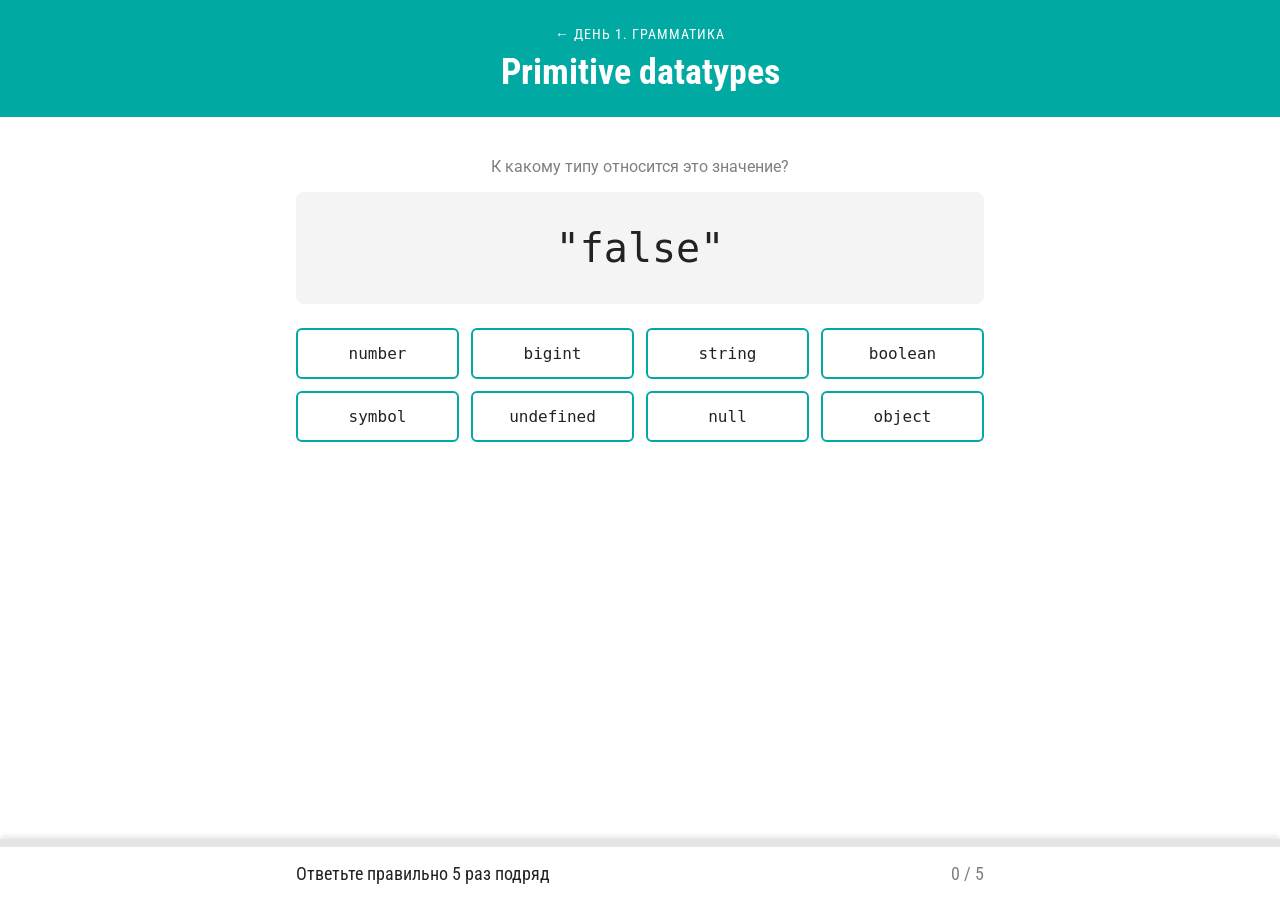
<file: exam/types/index.html>
<!DOCTYPE html>
<html lang="ru">
<head>
<meta charset="utf-8">
<meta name="viewport" content="width=device-width, initial-scale=1">
<title>Primitive datatypes</title>
<!-- Тест написан заново в 2026 году: оригинальные exam.js и exam.css не сохранились. -->
<link href="https://fonts.googleapis.com/css?family=Roboto:400,500,700&amp;subset=latin,cyrillic" rel="stylesheet">
<link href="https://fonts.googleapis.com/css?family=Roboto+Condensed:700&amp;subset=latin,cyrillic" rel="stylesheet">
<link rel="icon" type="image/png" href="../../images/favicon-32x32.png" sizes="32x32">
<link rel="icon" type="image/png" href="../../images/favicon-16x16.png" sizes="16x16">
<style>
  :root { --green: #1AA367; --teal: #00A9A2; --red: #D54646; --ink: #222; --muted: #7F7F7F; --bg: #fff; --panel: #F4F4F4; }
  * { box-sizing: border-box; }
  body { margin: 0; min-height: 100vh; background: var(--bg); color: var(--ink); font-family: 'Roboto', sans-serif; display: flex; flex-direction: column; }
  header { background: var(--teal); color: #fff; text-align: center; padding: 24px 16px; }
  header a { color: #fff; text-decoration: none; font-family: 'Roboto Condensed', sans-serif; font-size: 14px; letter-spacing: 1px; text-transform: uppercase; }
  header h1 { font-family: 'Roboto Condensed', sans-serif; font-size: 36px; margin: 8px 0 0; }
  main { flex: 1; max-width: 720px; width: 100%; margin: 0 auto; padding: 40px 16px 160px; text-align: center; }
  .prompt { color: var(--muted); font-size: 16px; margin: 0 0 16px; }
  .value { font-family: Menlo, Consolas, monospace; font-size: 40px; line-height: 1.2; padding: 32px 16px; background: var(--panel); border-radius: 8px; word-break: break-word; }
  .answers { display: grid; grid-template-columns: repeat(4, 1fr); gap: 12px; margin-top: 24px; }
  .answers button { font: 500 16px Menlo, Consolas, monospace; padding: 14px 8px; border: 2px solid var(--teal); border-radius: 6px; background: #fff; color: var(--ink); cursor: pointer; }
  .answers button:hover { background: #E6F6F5; }
  .answers button:disabled { cursor: default; opacity: .6; }
  .feedback { min-height: 72px; margin-top: 24px; font-size: 16px; line-height: 24px; }
  .feedback.ok { color: var(--green); }
  .feedback.bad { color: var(--red); }
  .feedback code { font-family: Menlo, Consolas, monospace; background: var(--panel); padding: 1px 4px; border-radius: 3px; color: var(--ink); }
  .next { margin-top: 8px; font: 500 15px 'Roboto', sans-serif; padding: 10px 24px; border: 0; border-radius: 6px; background: var(--teal); color: #fff; cursor: pointer; }
  .bottom-panel { position: fixed; left: 0; right: 0; bottom: 0; background: #fff; box-shadow: 0 -2px 6px rgba(0,0,0,.12); }
  .progress { height: 8px; background: #E5E5E5; }
  .progress div { height: 100%; width: 0; background: var(--green); transition: width .3s; }
  .bottom-text { display: flex; justify-content: space-between; align-items: center; max-width: 720px; margin: 0 auto; padding: 16px; font-family: 'Roboto Condensed', sans-serif; font-size: 18px; }
  .bottom-text span:last-child { color: var(--muted); }
  .win { position: fixed; inset: 0; background: var(--green); color: #fff; display: none; flex-direction: column; align-items: center; justify-content: center; text-align: center; padding: 16px; }
  .win.shown { display: flex; }
  .win h2 { font-family: 'Roboto Condensed', sans-serif; font-size: 96px; line-height: 1; margin: 0 0 24px; }
  .win p { font-size: 20px; }
  .win a { color: #fff; }
  @media (max-width: 560px) {
    .answers { grid-template-columns: repeat(2, 1fr); }
    .value { font-size: 28px; }
    .win h2 { font-size: 64px; }
  }
</style>
</head>
<body>
<header>
  <a href="../../day1.html">← День 1. Грамматика</a>
  <h1>Primitive datatypes</h1>
</header>
<main>
  <p class="prompt">К какому типу относится это значение?</p>
  <div class="value" id="value"></div>
  <div class="answers" id="answers"></div>
  <div class="feedback" id="feedback"></div>
</main>
<div class="bottom-panel">
  <div class="progress"><div id="progress"></div></div>
  <div class="bottom-text"><span>Ответьте правильно 5 раз подряд</span><span id="score">0 / 5</span></div>
</div>
<div class="win" id="win">
  <h2>YOU<br>WON!</h2>
  <p>Отлично! Теперь загляните в <a href="../../links.html">подборку ссылок</a>.</p>
  <p><a href="#" id="again">Пройти ещё раз</a></p>
</div>
<script>
  const TYPES = ['number', 'bigint', 'string', 'boolean', 'symbol', 'undefined', 'null', 'object'];
  const QUESTIONS = [
    { code: '42', type: 'number' },
    { code: '-3.14', type: 'number' },
    { code: '0xff', type: 'number' },
    { code: 'NaN', type: 'number', note: 'NaN («не число») — всё равно значение типа number.' },
    { code: 'Infinity', type: 'number' },
    { code: '10n', type: 'bigint', note: 'Суффикс n превращает литерал в BigInt (ES2020).' },
    { code: '"42"', type: 'string', note: 'Кавычки делают из числа строку.' },
    { code: "''", type: 'string', note: 'Пустая строка — тоже строка.' },
    { code: '`2 + 2 = ${2 + 2}`', type: 'string', note: 'Шаблонная строка (ES2015) — это string.' },
    { code: 'true', type: 'boolean' },
    { code: '"false"', type: 'string', note: 'В кавычках — это строка, а не boolean.' },
    { code: 'Symbol("id")', type: 'symbol', note: 'Symbol — уникальный идентификатор (ES2015).' },
    { code: 'undefined', type: 'undefined' },
    { code: 'null', type: 'null', note: 'Внимание: typeof null возвращает "object" — это историческая ошибка языка, но сам null — отдельный примитивный тип.' },
    { code: '{}', type: 'object' },
    { code: '[1, 2, 3]', type: 'object', note: 'Массивы — это объекты. Проверить массив можно через Array.isArray().' },
    { code: '/abc/', type: 'object', note: 'Регулярные выражения — объекты.' },
    { code: 'new Date()', type: 'object' },
    { code: 'function () {}', type: 'object', note: 'Функции — объекты (хотя typeof для них возвращает "function").' },
  ];
  const GOAL = 5;
  const $ = (id) => document.getElementById(id);
  let streak = 0;
  let current = null;

  TYPES.forEach((type) => {
    const button = document.createElement('button');
    button.textContent = type;
    button.addEventListener('click', () => answer(type));
    $('answers').appendChild(button);
  });

  function escapeHtml(text) {
    return text.replace(/[&<>"]/g, (c) => ({ '&': '&amp;', '<': '&lt;', '>': '&gt;', '"': '&quot;' })[c]);
  }

  function ask() {
    let next;
    do { next = QUESTIONS[Math.floor(Math.random() * QUESTIONS.length)]; } while (next === current);
    current = next;
    $('value').textContent = current.code;
    $('feedback').className = 'feedback';
    $('feedback').innerHTML = '';
    document.querySelectorAll('.answers button').forEach((b) => { b.disabled = false; });
  }

  function answer(type) {
    document.querySelectorAll('.answers button').forEach((b) => { b.disabled = true; });
    const right = type === current.type;
    streak = right ? streak + 1 : 0;
    $('score').textContent = `${streak} / ${GOAL}`;
    $('progress').style.width = `${(streak / GOAL) * 100}%`;
    const note = current.note ? ' ' + escapeHtml(current.note) : '';
    $('feedback').className = 'feedback ' + (right ? 'ok' : 'bad');
    $('feedback').innerHTML = (right ? 'Верно!' : `Нет, это <code>${current.type}</code>. Серия сброшена.`) + note +
      '<br><button class="next" id="next">Дальше</button>';
    $('next').addEventListener('click', ask);
    $('next').focus();
    if (streak >= GOAL) $('win').classList.add('shown');
  }

  $('again').addEventListener('click', (event) => {
    event.preventDefault();
    streak = 0;
    $('score').textContent = `0 / ${GOAL}`;
    $('progress').style.width = '0';
    $('win').classList.remove('shown');
    ask();
  });

  ask();
</script>
</body>
</html>
</file>
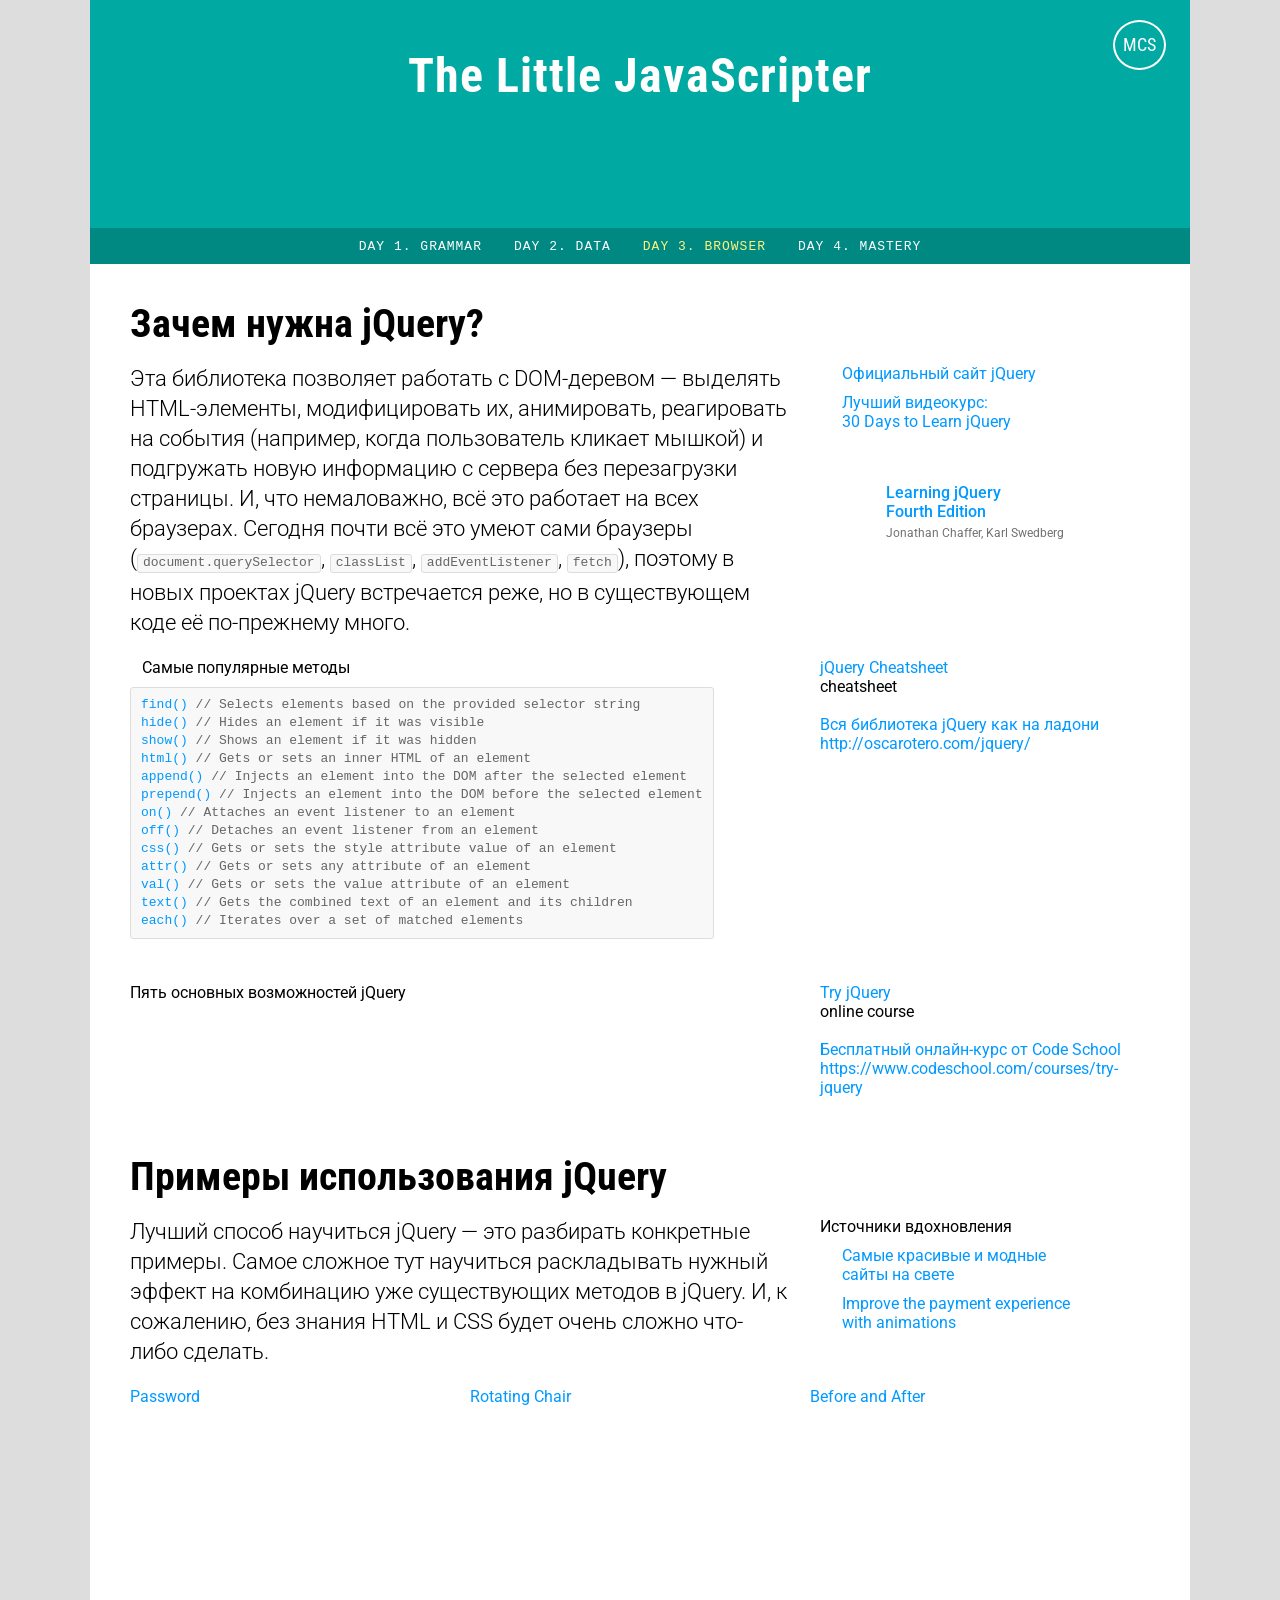
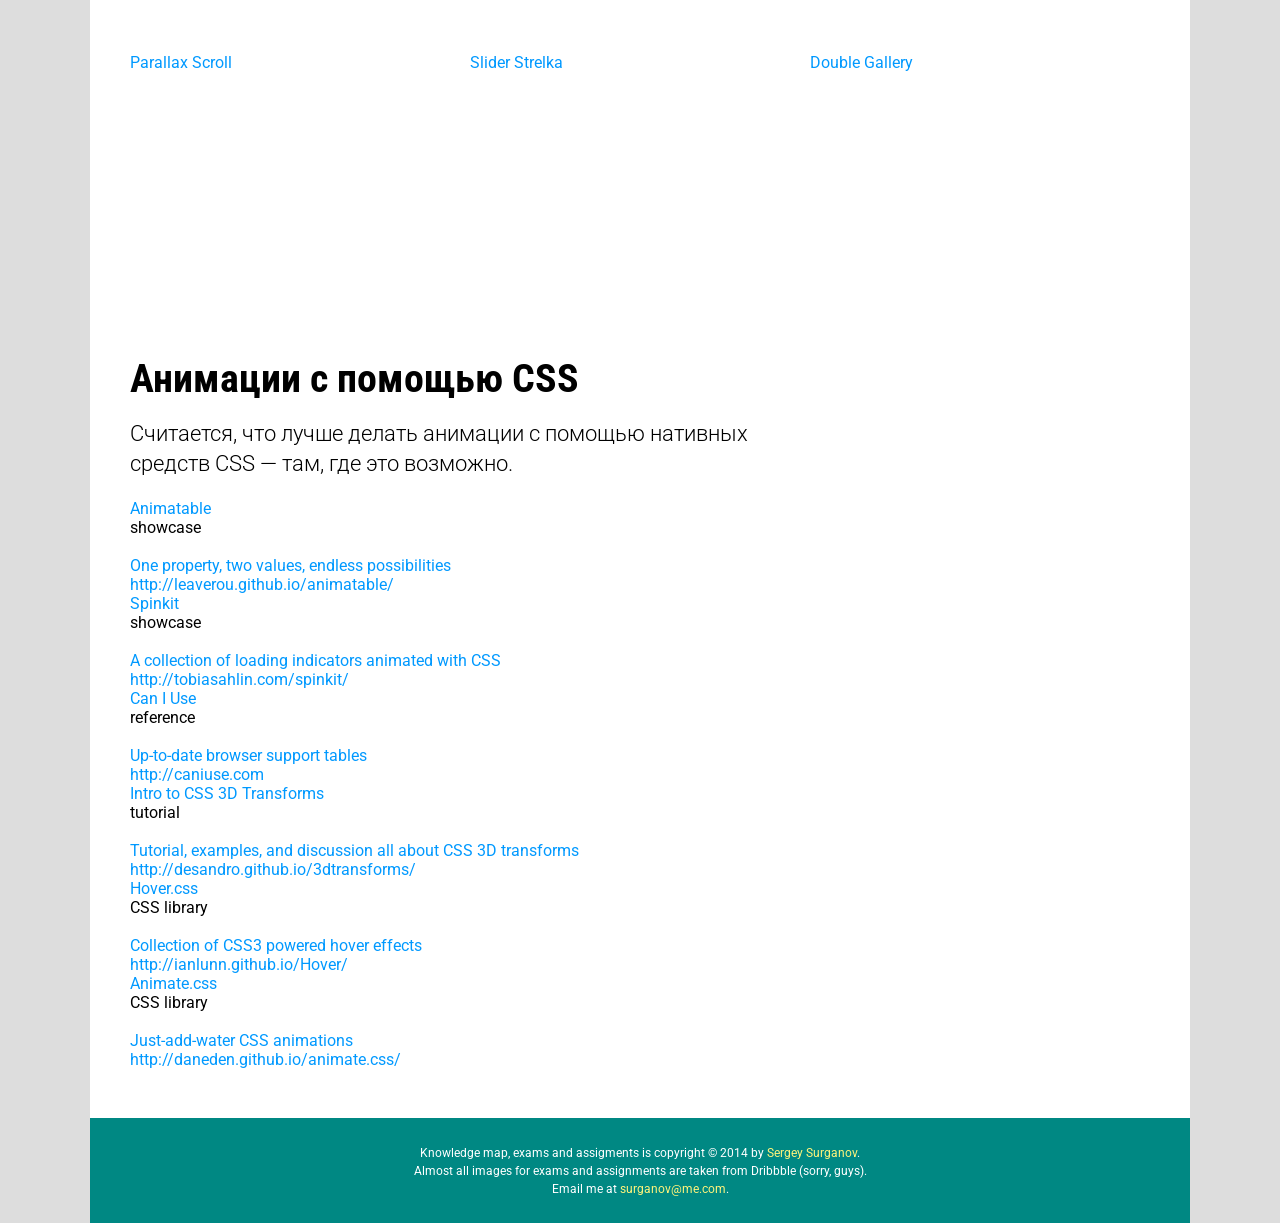
<file: day3.html>
<!DOCTYPE html><html><head><meta charset="utf-8"><title>Day 3. Browser</title><link href="https://fonts.googleapis.com/css?family=Roboto:400,100,100italic,300,300italic,400italic,500italic,500,700,700italic,900,900italic&amp;subset=latin,cyrillic" rel="stylesheet" type="text/css"><link href="https://fonts.googleapis.com/css?family=Roboto+Condensed:700&amp;subset=latin,cyrillic" rel="stylesheet" type="text/css"><link rel="icon" type="image/png" href="images/favicon-32x32.png" sizes="32x32"><link rel="icon" type="image/png" href="images/favicon-16x16.png" sizes="16x16"><script src="javascripts/jquery-2.1.1.min.js"></script><script ></script><link rel="stylesheet" href="stylesheets/day.css"><link rel="stylesheet" ><link rel="stylesheet" href="stylesheets/restore.css"></head><body><header><div class="littlejs-logo littlejs-logo--text">The Little JavaScripter</div><a href="http://moscoding.ru" target="_blank"><span class="mcs-logo mcs-logo--text">MCS</span></a><nav><ul><li><a href="day1.html">Day 1. Grammar</a></li><li><a href="day2.html">Day 2. Data</a></li><li class="selected-day">Day 3. Browser</li><li><a href="day4.html">Day 4. Mastery</a></li></ul></nav></header><section><div class="flexrow"><div class="section-header">Зачем нужна jQuery?</div></div><div class="flexrow"><div class="flex2 section-description flexblock">Эта библиотека позволяет работать с DOM-деревом — выделять HTML-элементы, модифицировать их, анимировать, реагировать на события (например, когда пользователь кликает мышкой) и подгружать новую информацию с сервера без перезагрузки страницы. И, что немаловажно, всё это работает на всех браузерах. Сегодня почти всё это умеют сами браузеры (<code>document.querySelector</code>, <code>classList</code>, <code>addEventListener</code>, <code>fetch</code>), поэтому в новых проектах jQuery встречается реже, но в существующем коде её по-прежнему много.</div><div class="flex1"><div class="link"><a href="http://jquery.com">Официальный сайт jQuery</a><img /></div><div class="link"><a href="http://code.tutsplus.com/courses/30-days-to-learn-jquery">Лучший видеокурс:<br>30 Days to Learn jQuery</a><img /></div><br><br><div class="book"><div class="book-img"><img  alt="Jonathan Chaffer, Karl Swedberg" width="50"/></div><div class="book-details"><a href="http://www.amazon.com/Learning-jQuery-Fourth-Jonathan-Chaffer-ebook/dp/B00DMYO2KA/"><h1>Learning jQuery<br>Fourth Edition</h1></a><h2>Jonathan Chaffer, Karl Swedberg</h2></div></div></div></div><div class="flexrow"><div class="flex2 flexblock"><div class="code"><h1>Самые популярные методы</h1><pre><a href="http://api.jquery.com/find">find()</a> // Selects elements based on the provided selector string
<a href="http://api.jquery.com/hide">hide()</a> // Hides an element if it was visible
<a href="http://api.jquery.com/show">show()</a> // Shows an element if it was hidden
<a href="http://api.jquery.com/html">html()</a> // Gets or sets an inner HTML of an element
<a href="http://api.jquery.com/append">append()</a> // Injects an element into the DOM after the selected element
<a href="http://api.jquery.com/prepend">prepend()</a> // Injects an element into the DOM before the selected element
<a href="http://api.jquery.com/on">on()</a> // Attaches an event listener to an element
<a href="http://api.jquery.com/off">off()</a> // Detaches an event listener from an element
<a href="http://api.jquery.com/css">css()</a> // Gets or sets the style attribute value of an element
<a href="http://api.jquery.com/attr">attr()</a> // Gets or sets any attribute of an element
<a href="http://api.jquery.com/val">val()</a> // Gets or sets the value attribute of an element
<a href="http://api.jquery.com/text">text()</a> // Gets the combined text of an element and its children
<a href="http://api.jquery.com/each">each()</a> // Iterates over a set of matched elements</pre></div></div><div class="flex1"><div class="website"><div class="website-meta"><div class="website-title"><a href="http://oscarotero.com/jquery/">jQuery Cheatsheet</a></div><div class="website-type">cheatsheet</div></div><div class="website-img"><a href="http://oscarotero.com/jquery/"><img /></a></div><div class="website-comment"><a href="http://oscarotero.com/jquery/">Вся библиотека jQuery как на ладони</a></div><div class="website-link"><a href="http://oscarotero.com/jquery/">http://oscarotero.com/jquery/</a></div></div></div></div><div class="flexrow"><div class="flex2 flexblock"><p style="margin-bottom:10px;">Пять основных возможностей jQuery</p><img  width="500"></div><div class="flex1"><div class="website"><div class="website-meta"><div class="website-title"><a href="https://www.codeschool.com/courses/try-jquery">Try jQuery</a></div><div class="website-type">online course</div></div><div class="website-img"><a href="https://www.codeschool.com/courses/try-jquery"><img /></a></div><div class="website-comment"><a href="https://www.codeschool.com/courses/try-jquery">Бесплатный онлайн-курс от Code School</a></div><div class="website-link"><a href="https://www.codeschool.com/courses/try-jquery">https://www.codeschool.com/courses/try-jquery</a></div></div></div></div></section><section><div class="flexrow"><div class="section-header">Примеры использования jQuery</div></div><div class="flexrow"><div class="flex2 section-description flexblock">Лучший способ научиться jQuery — это разбирать конкретные примеры. Самое сложное тут научиться раскладывать нужный эффект на комбинацию уже существующих методов в jQuery. И, к сожалению, без знания HTML и CSS будет очень сложно что-либо сделать.</div><div class="flex1"><p style="margin-bottom:10px;">Источники вдохновления</p><div class="link"><a href="http://httpster.net">Самые красивые и модные<br>сайты на свете</a><img /></div><div class="link"><a href="https://medium.com/@michaelvillar/improve-the-payment-experience-with-animations-3d1b0a9b810e">Improve the payment experience<br>with animations</a><img /></div></div></div><div class="flexrow"><div class="flex1"><div class="coub"><h1><a >Password</a></h1><iframe src="https://coub.com/embed/39i7u?muted=false&autostart=false&originalSize=false&hideTopBar=true&startWithHD=true" allowfullscreen="true" frameborder="0" width="320" height="215"></iframe></div></div><div class="flex1"><div class="coub"><h1><a >Rotating Chair</a></h1><iframe src="https://coub.com/embed/398r2?muted=false&autostart=false&originalSize=false&hideTopBar=true&startWithHD=true" allowfullscreen="true" frameborder="0" width="320" height="223"></iframe></div></div><div class="flex1"><div class="coub"><h1><a >Before and After</a></h1><iframe src="https://coub.com/embed/39jiw?muted=false&autostart=false&originalSize=false&hideTopBar=true&startWithHD=true" allowfullscreen="true" frameborder="0" width="320" height="164"></iframe></div></div></div><div class="flexrow"><div class="flex1"><div class="coub"><h1><a >Parallax Scroll</a></h1><iframe src="https://coub.com/embed/39i75?muted=false&autostart=false&originalSize=false&hideTopBar=true&startWithHD=true" allowfullscreen="true" frameborder="0" width="320" height="221"></iframe></div></div><div class="flex1"><div class="coub"><h1><a >Slider Strelka</a></h1><iframe src="https://coub.com/embed/39i5w?muted=false&autostart=false&originalSize=false&hideTopBar=true&startWithHD=true" allowfullscreen="true" frameborder="0" width="320" height="177"></iframe></div></div><div class="flex1"><div class="coub"><h1><a >Double Gallery</a></h1><iframe src="https://coub.com/embed/39egh?muted=false&autostart=false&originalSize=false&hideTopBar=true&startWithHD=true" allowfullscreen="true" frameborder="0" width="320" height="223"></iframe></div></div></div></section><section><div class="flexrow"><div class="section-header">Анимации с помощью CSS</div></div><div class="flexrow"><div class="flex2 section-description flexblock">Считается, что лучше делать анимации с помощью нативных средств CSS — там, где это возможно.</div><div class="flex1"></div></div><div class="flexflow"><div style="margin-right:30px"><div class="website"><div class="website-meta"><div class="website-title"><a href="http://leaverou.github.io/animatable/">Animatable</a></div><div class="website-type">showcase</div></div><div class="website-img"><a href="http://leaverou.github.io/animatable/"><img /></a></div><div class="website-comment"><a href="http://leaverou.github.io/animatable/">One property, two values, endless possibilities</a></div><div class="website-link"><a href="http://leaverou.github.io/animatable/">http://leaverou.github.io/animatable/</a></div></div></div><div style="margin-right:30px"><div class="website"><div class="website-meta"><div class="website-title"><a href="http://tobiasahlin.com/spinkit/">Spinkit</a></div><div class="website-type">showcase</div></div><div class="website-img"><a href="http://tobiasahlin.com/spinkit/"><img /></a></div><div class="website-comment"><a href="http://tobiasahlin.com/spinkit/">A collection of loading indicators animated with CSS</a></div><div class="website-link"><a href="http://tobiasahlin.com/spinkit/">http://tobiasahlin.com/spinkit/</a></div></div></div><div><div class="website"><div class="website-meta"><div class="website-title"><a href="http://caniuse.com">Can I Use</a></div><div class="website-type">reference</div></div><div class="website-img"><a href="http://caniuse.com"><img /></a></div><div class="website-comment"><a href="http://caniuse.com">Up-to-date browser support tables</a></div><div class="website-link"><a href="http://caniuse.com">http://caniuse.com</a></div></div></div><div style="margin-right:30px"><div class="website"><div class="website-meta"><div class="website-title"><a href="http://desandro.github.io/3dtransforms/">Intro to CSS 3D Transforms</a></div><div class="website-type">tutorial</div></div><div class="website-img"><a href="http://desandro.github.io/3dtransforms/"><img /></a></div><div class="website-comment"><a href="http://desandro.github.io/3dtransforms/">Tutorial, examples, and discussion all about CSS 3D transforms</a></div><div class="website-link"><a href="http://desandro.github.io/3dtransforms/">http://desandro.github.io/3dtransforms/</a></div></div></div><div style="margin-right:30px"><div class="website"><div class="website-meta"><div class="website-title"><a href="http://ianlunn.github.io/Hover/">Hover.css</a></div><div class="website-type">CSS library</div></div><div class="website-img"><a href="http://ianlunn.github.io/Hover/"><img /></a></div><div class="website-comment"><a href="http://ianlunn.github.io/Hover/">Collection of CSS3 powered hover effects</a></div><div class="website-link"><a href="http://ianlunn.github.io/Hover/">http://ianlunn.github.io/Hover/</a></div></div></div><div><div class="website"><div class="website-meta"><div class="website-title"><a href="http://daneden.github.io/animate.css/">Animate.css</a></div><div class="website-type">CSS library</div></div><div class="website-img"><a href="http://daneden.github.io/animate.css/"><img /></a></div><div class="website-comment"><a href="http://daneden.github.io/animate.css/">Just-add-water CSS animations</a></div><div class="website-link"><a href="http://daneden.github.io/animate.css/">http://daneden.github.io/animate.css/</a></div></div></div></div></section><br><footer><p>Knowledge map, exams and assigments is copyright © 2014 by <a href="http://surganov.com">Sergey Surganov</a>.<br>Almost all images for exams and assignments are taken from Dribbble (sorry, guys).<br>Email me at <a href="mailto:surganov@me.com">surganov@me.com</a>.</p></footer></body></html>
</file>
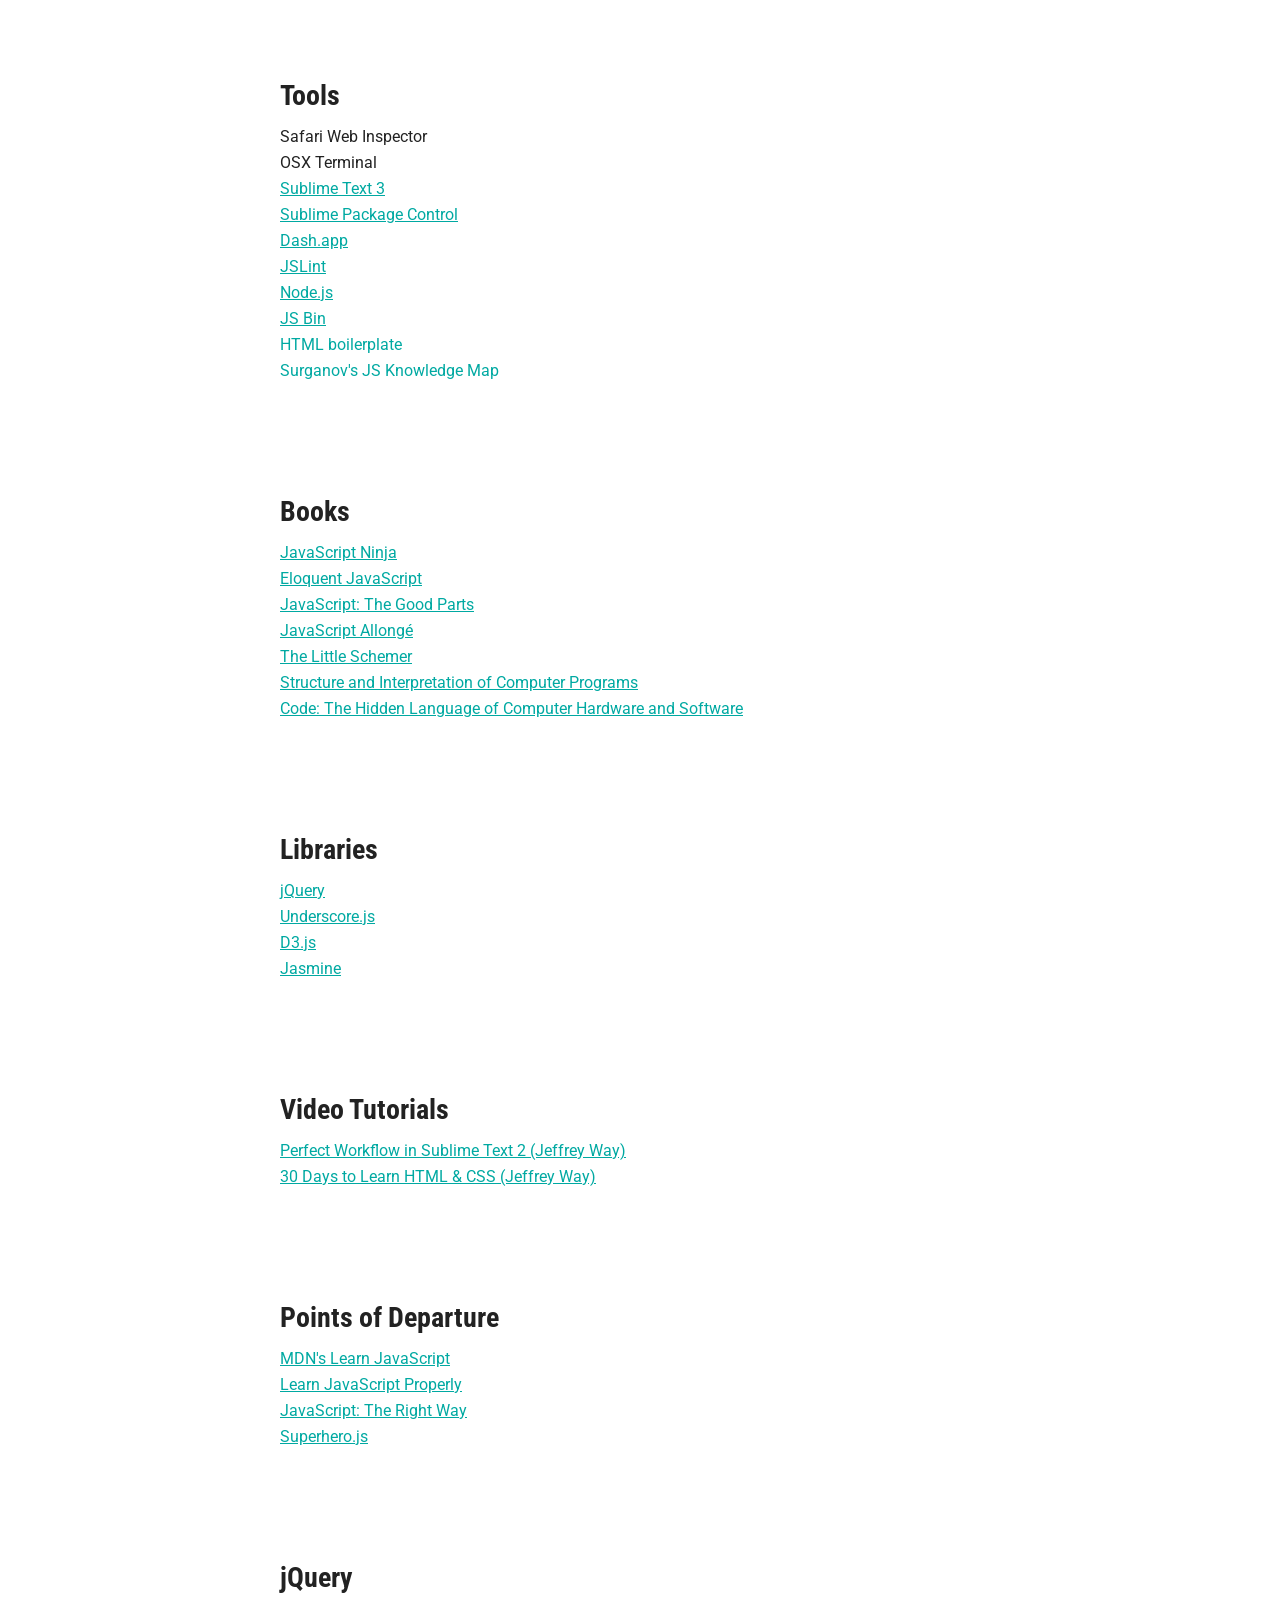
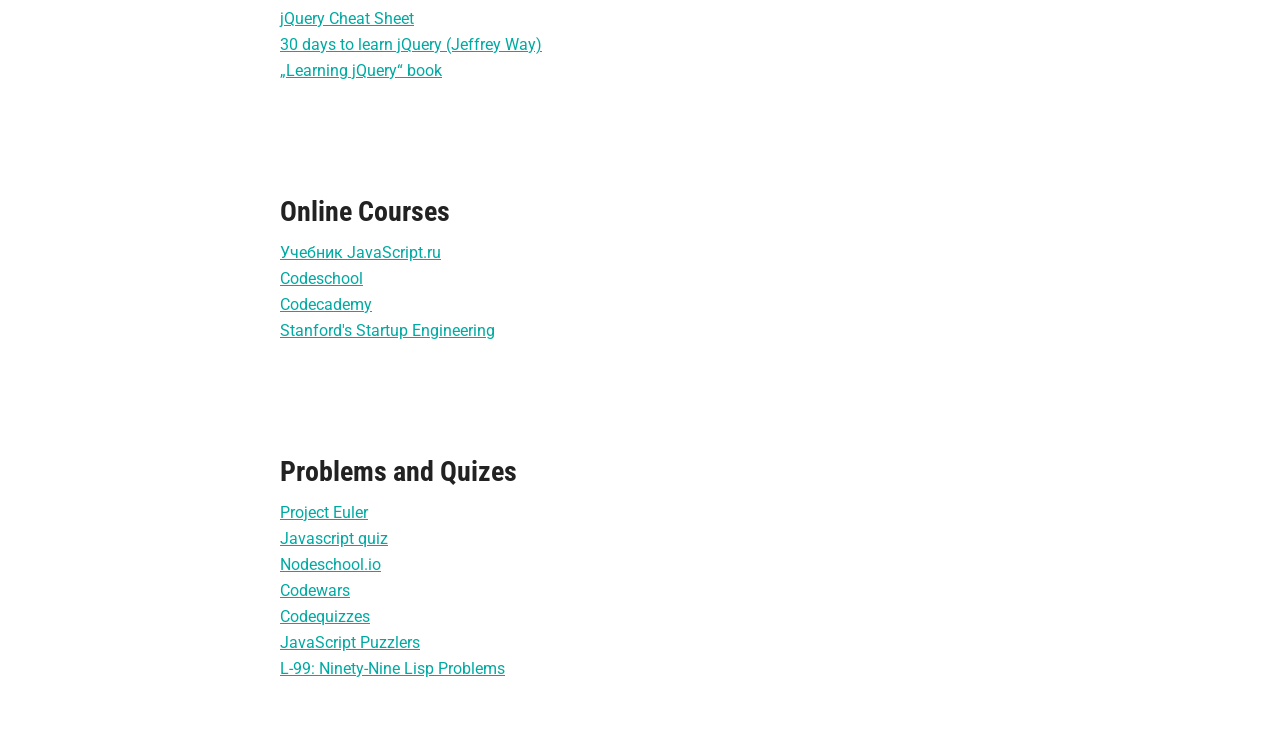
<file: links.html>
<!DOCTYPE html><html><head><meta charset="utf-8"><title>JavaScript Links</title><link href="https://fonts.googleapis.com/css?family=Roboto:400,100,100italic,300,300italic,400italic,500italic,500,700,700italic,900,900italic&amp;subset=latin,cyrillic" rel="stylesheet" type="text/css"><link href="https://fonts.googleapis.com/css?family=Roboto+Condensed:700&amp;subset=latin,cyrillic" rel="stylesheet" type="text/css"><link rel="icon" type="image/png" href="images/favicon-32x32.png" sizes="32x32"><link rel="icon" type="image/png" href="images/favicon-16x16.png" sizes="16x16"><script src="javascripts/jquery-2.1.1.min.js"></script><script ></script><link rel="stylesheet" ><link rel="stylesheet" href="stylesheets/restore.css"></head><body><div class="list"><h1>Tools</h1><ul><li><span>Safari Web Inspector</span></li><li><span>OSX Terminal</span></li><li><a href="http://www.sublimetext.com/3">Sublime Text 3</a></li><li><a href="https://sublime.wbond.net">Sublime Package Control</a></li><li><a href="http://kapeli.com/dash">Dash.app</a></li><li><a href="http://www.jslint.com">JSLint</a></li><li><a href="http://nodejs.org">Node.js</a></li><li><a href="http://jsbin.com">JS Bin</a></li><li><a >HTML boilerplate</a></li><li><a >Surganov's JS Knowledge Map</a></li></ul></div><div class="list"><h1>Books</h1><ul><li><a href="http://www.amazon.com/Secrets-JavaScript-Ninja-John-Resig/dp/193398869X/">JavaScript Ninja</a></li><li><a href="http://eloquentjavascript.net">Eloquent JavaScript</a></li><li><a href="http://www.amazon.com/JavaScript-Good-Parts-Douglas-Crockford/dp/0596517742/">JavaScript: The Good Parts</a></li><li><a href="https://leanpub.com/javascript-allonge">JavaScript Allongé</a></li><li><a href="http://www.amazon.com/Little-Schemer-Daniel-P-Friedman/dp/0262560992/">The Little Schemer</a></li><li><a href="http://mitpress.mit.edu/sicp/full-text/book/book.html">Structure and Interpretation of Computer Programs</a></li><li><a href="http://www.amazon.com/Code-Language-Computer-Hardware-Software/dp/0735611319">Code: The Hidden Language of Computer Hardware and Software</a></li></ul></div><div class="list"><h1>Libraries</h1><ul><li><a href="http://jquery.com">jQuery</a></li><li><a href="http://underscorejs.org">Underscore.js</a></li><li><a href="http://d3js.org">D3.js</a></li><li><a href="http://jasmine.github.io">Jasmine</a></li></ul></div><div class="list"><h1>Video Tutorials</h1><ul><li><a href="http://courses.tutsplus.com/courses/perfect-workflow-in-sublime-text-2/">Perfect Workflow in Sublime Text 2 (Jeffrey Way)</a></li><li><a href="http://courses.tutsplus.com/courses/30-days-to-learn-html-css/">30 Days to Learn HTML &amp; CSS (Jeffrey Way)</a></li></ul></div><div class="list"><h1>Points of Departure</h1><ul><li><a href="https://developer.mozilla.org/en-US/learn/javascript">MDN's Learn JavaScript</a></li><li><a href="http://javascriptissexy.com/how-to-learn-javascript-properly/">Learn JavaScript Properly</a></li><li><a href="http://jstherightway.org">JavaScript: The Right Way</a></li><li><a href="http://superherojs.com">Superhero.js</a></li></ul></div><div class="list"><h1>jQuery</h1><ul><li><a href="http://oscarotero.com/jquery/">jQuery Cheat Sheet</a></li><li><a href="http://courses.tutsplus.com/courses/30-days-to-learn-jquery">30 days to learn jQuery (Jeffrey Way)</a></li><li><a href="http://www.amazon.com/Learning-jQuery-Fourth-Jonathan-Chaffer-ebook/dp/B00DMYO2KA/">„Learning jQuery“ book</a></li></ul></div><div class="list"><h1>Online Courses</h1><ul><li><a href="http://learn.javascript.ru">Учебник JavaScript.ru</a></li><li><a href="https://www.codeschool.com/paths/javascript">Codeschool</a></li><li><a href="http://www.codecademy.com/tracks/javascript">Codecademy</a></li><li><a href="https://www.coursera.org/course/startup">Stanford's Startup Engineering</a></li></ul></div><div class="list"><h1>Problems and Quizes</h1><ul><li><a href="https://projecteuler.net">Project Euler</a></li><li><a href="http://perfectionkills.com/javascript-quiz/">Javascript quiz</a></li><li><a href="http://nodeschool.io">Nodeschool.io</a></li><li><a href="http://www.codewars.com">Codewars</a></li><li><a href="http://www.codequizzes.com">Codequizzes</a></li><li><a href="http://javascript-puzzlers.herokuapp.com">JavaScript Puzzlers</a></li><li><a href="http://www.ic.unicamp.br/~meidanis/courses/mc336/2006s2/funcional/L-99_Ninety-Nine_Lisp_Problems.html">L-99: Ninety-Nine Lisp Problems</a></li></ul></div></body></html>
</file>
<file: stylesheets/day.css>
*{margin:0;padding:0}html{background-color:#DDDDDD}body{font-family:Roboto,sans-serif;font-size:16px;width:1100px;margin:auto;background-color:white}ul{list-style:none}div,header,nav,section{box-sizing:border-box}pre,code{font-family:'Menlo',monospace;font-size:12px}pre{line-height:18px;word-wrap:break-word}h1,h2,h2{font-weight:normal;font-size:inherit}a{color:#0099FF;text-decoration:none}a:hover{color:steelblue}header{background-color:#00A9A2;width:100%;height:264px;text-align:center;position:relative}nav{position:absolute;bottom:0;width:100%;height:36px;background-color:#008883;text-align:center;padding-top:7px}nav a{color:white}nav a:hover{color:yellow}nav li.selected-day{color:#FFF47B}nav li{display:inline;margin-left:16px;margin-right:16px;font-family:'Menlo',monospace;color:#CCC;font-size:13px;line-height:17px;text-transform:uppercase;letter-spacing:1px}.mcs-logo{position:absolute;right:20px;top:20px}.littlejs-logo{margin-top:40px}footer{width:100%;background-color:#008883;color:white;font-size:12px;line-height:18px;margin-top:30px;height:80px;text-align:center;padding-top:26px}footer p{width:600px;margin-left:auto;margin-right:auto}footer a{color:#FFF47B}footer a:hover{color:blue}code{padding:0px 5px 2px;border:1px solid #dddddd;-webkit-border-radius:3px;-moz-border-radius:3px;border-radius:3px;-moz-background-clip:padding;-webkit-background-clip:padding-box;background-clip:padding-box;font-family:'Menlo',monospace;font-size:13px;color:#666666;background:#f8f8f8;white-space:nowrap}.code{float:left;margin-bottom:10px}.code h1{margin-left:12px}.codewrap{white-space:normal}pre{padding:8px 10px 8px;margin:10px 0;border:1px solid #dddddd;-webkit-border-radius:3px;-moz-border-radius:3px;border-radius:3px;-moz-background-clip:padding;-webkit-background-clip:padding-box;background-clip:padding-box;font-family:'Menlo',monospace;font-size:13px;color:#666666;-webkit-font-smoothing:inherit;overflow:auto;background:#f8f8f8;display:inline-block}section{padding-left:40px;padding-right:40px}.clear{clear:both}.block{max-width:500px;margin-right:30px;float:left}.row{width:100%;clear:both}.section-header{font-family:'Roboto Condensed',sans-serif;font-weight:700;font-size:40px;color:#000000;line-height:40px;margin-top:40px}.section-description{font-weight:300;font-size:22px;color:#000000;line-height:30px}.exam{width:200px;margin-bottom:20px}.exam h1{font-weight:500;font-size:20px;color:#5B483B;line-height:24px;margin-bottom:10px}.exam img:hover{opacity:0.9}.exam .details{font-family:Menlo,sans-serif;font-size:12px;line-height:16px;text-transform:uppercase;color:#5B483B;letter-spacing:1px;height:20px;padding-top:10px}.exam .time{float:left}.exam .type{float:right}.exam img{border-radius:8px;background:#FAFAFA;-moz-box-shadow:0px 8px 0px 0px #1AA367;box-shadow:0px 8px 0px 0px #1AA367}.homework{width:400px;margin-bottom:20px;line-height:22px}.homework h1{font-weight:bold;font-size:36px;color:#5B483B;line-height:24px;margin-top:30px;margin-bottom:12px}.homework img:hover{opacity:0.9}.homework .details{font-family:Menlo,sans-serif;font-size:12px;line-height:16px;text-transform:uppercase;color:#5B483B;letter-spacing:1px;height:20px;margin-bottom:8px}.homework .time{float:left}.homework .type{float:right}.homework img{border-radius:8px;background:#FAFAFA;-moz-box-shadow:0px 8px 0px 0px #1AA367;box-shadow:0px 8px 0px 0px #1AA367}.link{position:relative;padding-left:22px;margin-bottom:10px;display:inline-block}.link img{position:absolute;top:0px;left:0px;width:16px}.book-img{width:50px}.book img{-moz-box-shadow:0 2px 2px 0 rgba(0,0,0,0.5);box-shadow:0 2px 2px 0 rgba(0,0,0,0.5)}.book-details{margin-left:16px;width:230px;-webkit-align-self:flex-end;padding-bottom:12px}.book-details h1{font-weight:500;font-size:16px;line-height:19px}.book-details h2{font-weight:400;font-size:12px;color:#717171;line-height:14px;margin-top:5px}.book{width:280px;display:-webkit-flex;margin-bottom:20px}.tip{border-radius:2px;background:#D2E6F2;border:1px solid #97C1DA;padding:10px}.tip p{font-size:14px;color:#264C72;line-height:18px;text-shadow:0px 1px 0px #FFFFFF}.flex1{-webkit-flex:1}.flex2{-webkit-flex:2}.flex3{-webkit-flex:3}.flex4{-webkit-flex:4}.flex5{-webkit-flex:5}.flex6{-webkit-flex:6}.flex7{-webkit-flex:7}.quote{font-family:IowanOldStyle-Italic,serif;font-size:20px;color:#717171;line-height:28px}.quote:before{content:"";background-image:url(../images/quote.png);background-repeat:no-repeat;background-size:19px 14px;display:block;width:19px;height:14px;position:relative;left:-30px;top:10px}.quote-author{font-family:IowanOldStyle-Roman,serif;font-size:16px;text-align:right;text-transform:uppercase;line-height:22px;letter-spacing:2px}.flexrow{width:100%;display:-webkit-flex;margin-bottom:20px}.flexblock{margin-right:30px}.flexblock.images{-webkit-flex:5;-moz-box-flex:5}.flexblock.links{-webkit-flex:5;-moz-box-flex:5}.flexblock.links p{margin-bottom:20px}.flexblock.images p{width:320px;margin-bottom:20px}.flexblock.books{-webkit-flex:3;-moz-box-flex:3;margin-right:0px}.flexcenter{-webkit-align-self:center}.yellow-note{border-radius:4px;padding:16px;background:#FFFBCB;border:1px solid #F8E71C;max-width:400px}.yellow-note h1{font-weight:bold;padding-bottom:6px}.yellow-note ul{list-style:none;margin-left:0;padding-left:1.2em;text-indent:-1.2em}.yellow-note li:before{content:"—";display:block;float:left;width:1.2em}.flexcolumns{width:100%;display:-webkit-flex;margin-bottom:20px;-webkit-flex-direction:column;-webkit-flex-wrap:wrap}.flexcolumns>div{-webkit-flex-grow:1}
</file>
<file: stylesheets/restore.css>
/* Added during the 2026 restoration from the Wayback Machine: stand-ins for lost assets. */
.littlejs-logo--text{display:inline-block;margin-top:48px;font-family:'Roboto Condensed',sans-serif;font-weight:700;font-size:48px;line-height:56px;color:#fff;letter-spacing:1px}
.mcs-logo--text{position:absolute;top:20px;right:24px;font-family:'Roboto Condensed',sans-serif;font-size:18px;line-height:18px;color:#fff;border:2px solid #fff;border-radius:50%;padding:14px 8px}
a:not([href]){cursor:default}
img:not([src]){visibility:hidden}
.list{max-width:720px;margin:0 auto;padding:40px 16px;font-family:'Roboto',sans-serif;font-size:16px;line-height:26px;color:#222}
.list h1{font-family:'Roboto Condensed',sans-serif;font-size:28px;line-height:32px;margin:32px 0 12px}
.list ul{list-style:none;padding:0;margin:0}
.list a{color:#00A9A2}
</file>
